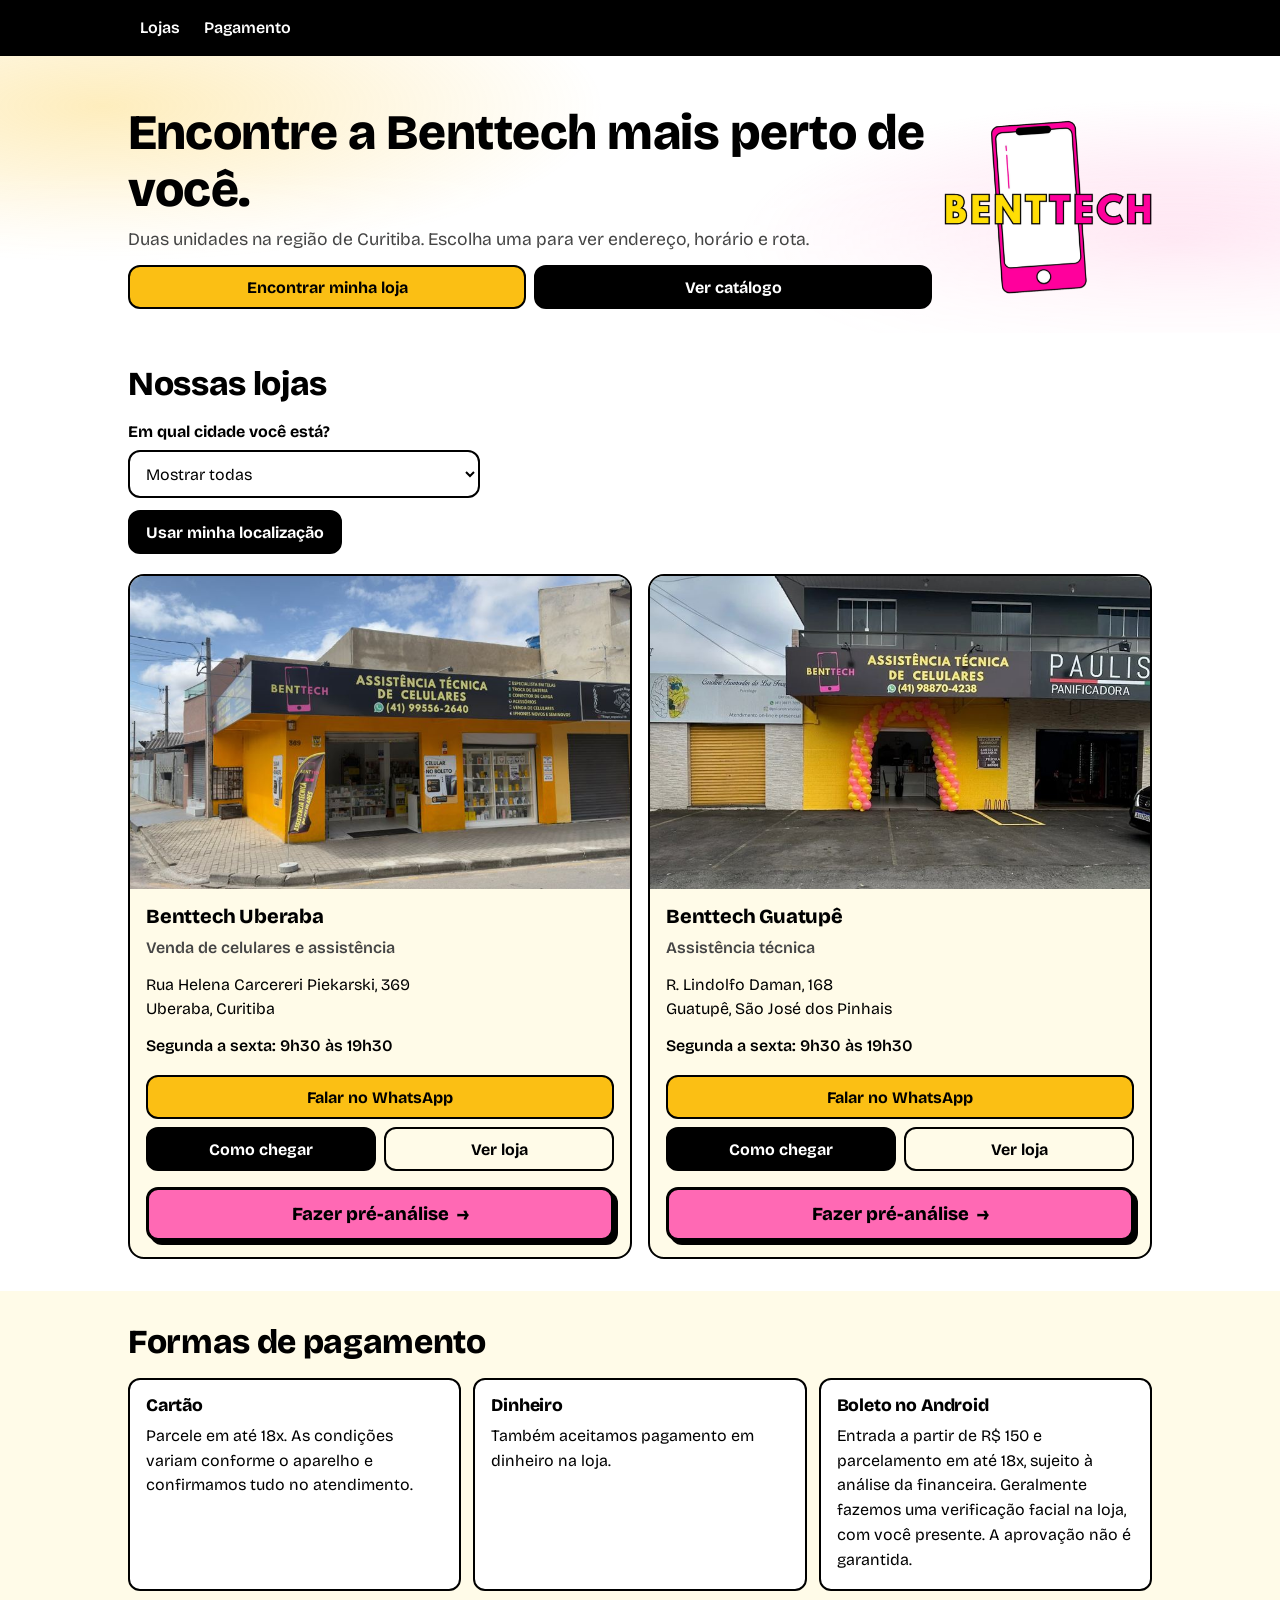
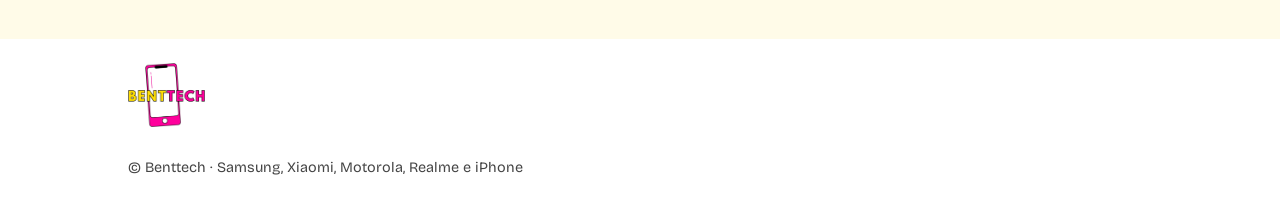
<file: index.html>
<!doctype html>
<html lang="pt-BR"><head>
<meta charset="utf-8">
<meta name="viewport" content="width=device-width, initial-scale=1, viewport-fit=cover">
<meta name="theme-color" content="#000000">
<link rel="icon" href="assets/icons/favicon.svg" type="image/svg+xml">
<link rel="icon" href="assets/icons/favicon.png" type="image/png" sizes="48x48">
<link rel="apple-touch-icon" href="assets/icons/apple-touch-icon.png">
<link rel="preconnect" href="https://fonts.googleapis.com"><link rel="preconnect" href="https://fonts.gstatic.com" crossorigin>
<link href="https://fonts.googleapis.com/css2?family=Bricolage+Grotesque:opsz,wght@12..96,400..800&display=swap" rel="stylesheet">
<link rel="stylesheet" href="css/base.css"><link rel="stylesheet" href="css/components.css"><link rel="stylesheet" href="css/motion.css">
<title>Benttech · Encontre a loja mais perto de você</title>
<meta name="description" content="Lojas Benttech em Curitiba (Uberaba) e São José dos Pinhais (Guatupê): celulares, assistência técnica e parcelamento em até 18x.">
<link rel="canonical" href="https://SEU-USUARIO.github.io/benttech/">
<meta property="og:type" content="website"><meta property="og:locale" content="pt_BR"><meta property="og:site_name" content="Benttech">
<meta property="og:title" content="Benttech · Celulares em até 18x e Assistência Técnica">
<meta property="og:description" content="Samsung, Xiaomi, Motorola, Realme e iPhone. Lojas em Curitiba e São José dos Pinhais.">
<meta property="og:url" content="https://SEU-USUARIO.github.io/benttech/">
<meta property="og:image" content="https://SEU-USUARIO.github.io/benttech/assets/images/capa.jpg"><meta property="og:image:width" content="1200"><meta property="og:image:height" content="630">
<meta name="twitter:card" content="summary_large_image"><meta name="twitter:image" content="https://SEU-USUARIO.github.io/benttech/assets/images/capa.jpg">
<script type="application/ld+json">{"@context": "https://schema.org", "@graph": [{"@type": "ElectronicsStore", "@id": "https://SEU-USUARIO.github.io/benttech/#loja-uberaba", "name": "Benttech Venda de Celulares e Assistência", "url": "https://SEU-USUARIO.github.io/benttech/", "image": "https://SEU-USUARIO.github.io/benttech/capa.jpg", "telephone": "+5541995562640", "address": {"@type": "PostalAddress", "streetAddress": "Rua Helena Carcereri Piekarski, 369", "addressLocality": "Curitiba", "addressRegion": "PR", "postalCode": "81590-571", "addressCountry": "BR"}, "openingHoursSpecification": [{"@type": "OpeningHoursSpecification", "dayOfWeek": ["Monday", "Tuesday", "Wednesday", "Thursday", "Friday"], "opens": "09:30", "closes": "19:30"}, {"@type": "OpeningHoursSpecification", "dayOfWeek": ["Saturday"], "opens": "09:30", "closes": "18:30"}], "sameAs": ["https://www.instagram.com/benttechcelulares_uberaba/"], "geo": {"@type": "GeoCoordinates", "latitude": -25.490651886742306, "longitude": -49.20049006256439}}, {"@type": "LocalBusiness", "@id": "https://SEU-USUARIO.github.io/benttech/#assistencia", "name": "Benttech Assistência Técnica", "url": "https://SEU-USUARIO.github.io/benttech/#assistencia", "image": "https://SEU-USUARIO.github.io/benttech/capa.jpg", "telephone": "+5541988704238", "address": {"@type": "PostalAddress", "streetAddress": "R. Lindolfo Daman, 168", "addressLocality": "São José dos Pinhais", "addressRegion": "PR", "postalCode": "83060-550", "addressCountry": "BR"}, "sameAs": ["https://www.instagram.com/benttech_assistencia/"], "geo": {"@type": "GeoCoordinates", "latitude": -25.48189551883715, "longitude": -49.14617273001989}, "openingHoursSpecification": [{"@type": "OpeningHoursSpecification", "dayOfWeek": ["Monday", "Tuesday", "Wednesday", "Thursday", "Friday"], "opens": "09:30", "closes": "19:30"}, {"@type": "OpeningHoursSpecification", "dayOfWeek": ["Saturday"], "opens": "09:30", "closes": "18:30"}]}]}</script>
</head><body>
<header class="topo"><div class="wrap"><nav aria-label="Seções"><a href="index.html#lojas">Lojas</a><a href="index.html#pagamento">Pagamento</a></nav></div></header>
<main>
<section class="hero"><div class="wrap hero-in"><img class="hero-logo" src="assets/images/logo.png" alt="" width="720" height="601"><div><h1>Encontre a Benttech mais perto de você.</h1><p>Duas unidades na região de Curitiba. Escolha uma para ver endereço, horário e rota.</p><div class="hero-acoes"><a class="btn pri" href="#lojas">Encontrar minha loja</a><a class="btn" href="https://www.catalogophonepro.online/loja/benttech-convencional" target="_blank" rel="noopener noreferrer">Ver catálogo</a></div></div></div></section>
<section id="lojas" class="secao" aria-labelledby="t-lojas"><div class="wrap"><h2 id="t-lojas">Nossas lojas</h2>
<div class="escolha" hidden><label for="regiao">Em qual cidade você está?</label><select id="regiao"><option value="">Mostrar todas</option></select><div id="loc" hidden><button class="btn" type="button" id="usar-loc">Usar minha localização</button></div><p id="msg" role="status"></p></div>
<div id="lista" class="lista" aria-live="polite"><noscript><p class="aviso">Ative o JavaScript para ver as lojas ou chame no WhatsApp: <a href="https://wa.me/5541995562640">(41) 99556-2640</a>.</p></noscript></div></div></section>
<section id="pagamento" class="secao alt" aria-labelledby="t-pg"><div class="wrap"><h2 id="t-pg">Formas de pagamento</h2>
<div class="pgto"><div><h3>Cartão</h3><p>Parcele em até 18x. As condições variam conforme o aparelho e confirmamos tudo no atendimento.</p></div><div><h3>Dinheiro</h3><p>Também aceitamos pagamento em dinheiro na loja.</p></div><div><h3>Boleto no Android</h3><p>Entrada a partir de R$ 150 e parcelamento em até 18x, sujeito à análise da financeira. Geralmente fazemos uma verificação facial na loja, com você presente. A aprovação não é garantida.</p></div></div></div></section>
</main>
<footer class="rodape"><div class="wrap"><img src="assets/images/logo.png" alt="Benttech" width="720" height="601"><br>© Benttech · Samsung, Xiaomi, Motorola, Realme e iPhone</div></footer>
<script src="data/stores.js"></script><script src="js/location.js"></script><script src="js/lead.js"></script><script src="js/main.js"></script><script src="js/motion.js"></script>
</body></html>
</file>
<file: css/base.css>
:root{--y:#fbbf14;--p:#ff69b4;--pd:#e44f9c;--bg:#fff;--ink:#000;--mut:#454545;--card:#fffbe8;--line:#000;--bb:#000;--bi:#fff;--f:"Bricolage Grotesque",system-ui,-apple-system,"Segoe UI",Roboto,sans-serif}
@media(prefers-color-scheme:dark){:root{--bg:#000;--ink:#fff;--mut:#d0d0d0;--card:#161616;--line:#fbbf14;--bb:#ff69b4;--bi:#000}}
*,*::before,*::after{box-sizing:border-box}
html{-webkit-text-size-adjust:100%;scroll-behavior:smooth;scroll-padding-top:4rem}
body{margin:0;font:400 1rem/1.55 var(--f);background:var(--bg);color:var(--ink)}
img{max-width:100%;display:block}a{color:inherit}
h1,h2,h3{line-height:1.15;margin:0 0 .5rem;font-weight:800;letter-spacing:-.01em}
h1{font-size:clamp(1.9rem,8vw,3.1rem)}h2{font-size:clamp(1.5rem,5.5vw,2.1rem)}h3{font-size:1.25rem}
p{margin:0 0 .75rem;max-width:62ch}address{font-style:normal;margin-bottom:.75rem}
.wrap{width:min(100% - 2rem,64rem);margin-inline:auto}
:focus-visible{outline:3px solid var(--pd);outline-offset:3px}
.topo{position:sticky;top:0;z-index:5;background:#000;color:#fff}
.topo .wrap{display:flex;align-items:center;justify-content:space-between;min-height:3.5rem;gap:1rem}
.logo{display:flex;align-items:center;gap:.5rem;text-decoration:none;font-weight:800;font-size:1.2rem;color:var(--y)}.logo b{color:var(--p)}
.topo nav{display:flex}.topo nav a{display:inline-flex;align-items:center;min-height:44px;padding:0 .75rem;text-decoration:none;font-weight:600;color:#fff}
.secao{padding:2rem 0}.alt{background:var(--card)}
.rodape{padding:1.5rem 0 2rem;font-size:.9rem;color:var(--mut)}
@media(prefers-reduced-motion:reduce){html{scroll-behavior:auto}}
</file>
<file: css/components.css>
.btn{display:inline-flex;align-items:center;justify-content:center;min-height:44px;padding:.5rem 1rem;border:2px solid var(--line);border-radius:12px;background:var(--bb);color:var(--bi);font:700 1rem var(--f);text-decoration:none;text-align:center;cursor:pointer}
.btn.pri{background:var(--y);color:#000}.btn.ghost{background:transparent;color:var(--ink)}.btn:disabled{opacity:.6;cursor:wait}
.hero{padding:1.75rem 0 1rem}.hero p{font-size:1.1rem;color:var(--mut)}
.escolha{margin:1rem 0 1.25rem}.escolha label{display:block;font-weight:700;margin-bottom:.35rem}
.escolha select{width:100%;max-width:22rem;min-height:48px;padding:0 .75rem;font:inherit;color:var(--ink);background:var(--bg);border:2px solid var(--line);border-radius:12px}
.escolha .btn{margin-top:.75rem}#msg{margin:.5rem 0 0;color:var(--mut)}
.lista{display:grid;gap:1rem}
.loja{border:2px solid var(--line);border-radius:16px;overflow:hidden;background:var(--card)}
.loja.destaque{border-color:var(--pd);box-shadow:0 0 0 3px var(--pd)}
.loja img,.pagina img{width:100%;aspect-ratio:16/10;object-fit:cover}
.corpo{padding:1rem}.corpo h3 a{text-decoration:none}.corpo h3 a:hover{text-decoration:underline}
.tipo{font-weight:600;color:var(--mut)}.hora{font-weight:600}
.selo{display:inline-block;margin:0 0 .5rem;padding:.2rem .6rem;border-radius:99px;background:var(--pd);color:#000;font-weight:700;font-size:.9rem}
.acoes{display:grid;gap:.5rem;margin:1rem 0}.aviso{padding:1rem;border:2px solid var(--pd);border-radius:12px}
.pgto{display:grid;gap:.75rem;margin:1rem 0}.pgto div{padding:1rem;border:2px solid var(--line);border-radius:12px;background:var(--bg)}
.pgto h3{font-size:1.1rem}.pgto p{margin:0}
.pagina{padding:1.5rem 0 6rem;max-width:40rem}.pagina h2{margin-top:1.5rem}.pagina img{border-radius:16px;margin-top:1rem}
.pagina dl{margin:0 0 1rem}.pagina dl div{display:flex;justify-content:space-between;gap:1rem;padding:.5rem 0;border-bottom:1px solid var(--line)}
.pagina dt{font-weight:700}.pagina dd{margin:0;text-align:right}
.voltar{display:inline-flex;align-items:center;min-height:44px}
.barra{position:fixed;inset:auto 0 0;z-index:6;padding:.5rem 1rem calc(.5rem + env(safe-area-inset-bottom));background:var(--bg);border-top:2px solid var(--line)}.barra .btn{width:100%}
@media(min-width:48rem){.lista{grid-template-columns:1fr 1fr}.pgto{grid-template-columns:repeat(3,1fr)}.acoes{grid-template-columns:1fr 1fr}.acoes .pri{grid-column:1/-1}.barra{display:none}.pagina{padding-bottom:3rem}.hero{padding:3rem 0 1.5rem}}
.topo .wrap{min-height:3.75rem}.logo img{height:3rem;width:auto}
.hero-in{display:grid;gap:.75rem;justify-items:start}.hero-logo{width:min(40vw,8.5rem);height:auto}
.rodape img{height:4rem;width:auto;margin-bottom:.5rem}
.btn.rosa{background:var(--p);color:#000}.btn.lead{width:100%}
dialog{padding:0;border:2px solid var(--line);border-radius:16px;width:min(26rem,calc(100% - 2rem));background:var(--bg);color:var(--ink)}
dialog::backdrop{background:rgba(0,0,0,.65)}dialog form{padding:1.25rem}
dialog label{display:block;font-weight:700;margin:.9rem 0 .3rem}
dialog input{width:100%;min-height:48px;padding:0 .75rem;font:inherit;color:var(--ink);background:var(--bg);border:2px solid var(--line);border-radius:12px}
.nota{font-size:.9rem;color:var(--mut);margin-top:.9rem}.erro{color:#b00020;font-weight:700;min-height:1.4em;margin:.6rem 0 0}
.dlg-acoes{display:grid;gap:.5rem;margin-top:.75rem}
@media(prefers-color-scheme:dark){.erro{color:#ff8a9b}}
@media(min-width:48rem){.hero-in{grid-template-columns:1fr auto;align-items:center}.hero-logo{order:2;width:13rem}}
.topo .wrap{min-height:3.5rem;justify-content:flex-start}
.hero-acoes{display:flex;flex-wrap:wrap;gap:.5rem}.hero-acoes .btn{flex:1 1 11rem}
.btn.rosa{min-height:54px;font-size:1.15rem;font-weight:800;border-width:3px;box-shadow:4px 4px 0 var(--line)}
.btn.rosa::after{content:"\2192";margin-left:.5rem}
.btn.rosa:active{transform:translate(2px,2px);box-shadow:2px 2px 0 var(--line)}
</file>
<file: css/motion.css>
/* Movimento: só transform/opacity, gatilhos curtos, nada essencial depende disto */
@keyframes sobe{from{opacity:0;transform:translateY(14px)}}
@keyframes entra{from{opacity:0;transform:scale(.88) rotate(-5deg)}}
@keyframes modal{from{opacity:0;transform:translateY(14px) scale(.96)}}
@keyframes esmaece{from{opacity:0}}
@keyframes subir{from{transform:translateY(100%)}}
@keyframes deriva{to{transform:translate3d(4%,6%,0) scale(1.08)}}
/* entrada da página inicial (CSS puro: se falhar, o conteúdo continua visível) */
.hero{position:relative;isolation:isolate;overflow:hidden}
.hero::before{content:"";position:absolute;inset:-30% -20%;z-index:-1;background:radial-gradient(40% 50% at 20% 30%,rgba(251,191,20,.28),transparent 70%),radial-gradient(35% 45% at 80% 60%,rgba(255,105,180,.22),transparent 70%);animation:deriva 22s ease-in-out infinite alternate;-webkit-mask-image:linear-gradient(#000 45%,transparent 92%);mask-image:linear-gradient(#000 45%,transparent 92%)}
.hero-logo{animation:entra .55s cubic-bezier(.2,.7,.2,1) both}
.hero h1{animation:sobe .45s cubic-bezier(.2,.7,.2,1) .05s both}
.hero p{animation:sobe .45s cubic-bezier(.2,.7,.2,1) .12s both}
.hero-acoes{animation:sobe .45s cubic-bezier(.2,.7,.2,1) .2s both}
.pagina>*{animation:sobe .45s cubic-bezier(.2,.7,.2,1) both}
.pagina>:nth-child(2){animation-delay:.05s}.pagina>:nth-child(3){animation-delay:.1s}.pagina>:nth-child(n+4){animation-delay:.15s}
.barra:not([hidden]){animation:subir .4s cubic-bezier(.2,.7,.2,1) .2s both}
/* revelação na rolagem (classes aplicadas por js/motion.js) */
.anim .rv{opacity:0;transform:translateY(18px);transition:opacity .5s ease var(--d,0ms),transform .5s cubic-bezier(.2,.7,.2,1) var(--d,0ms)}
.anim .rv.in{opacity:1;transform:none}
/* cabeçalho */
.topo{transition:box-shadow .25s ease}
.topo::after{content:"";position:absolute;left:0;right:0;bottom:0;height:3px;background:linear-gradient(90deg,var(--y),var(--p));transform:scaleX(0);transform-origin:left;transition:transform .4s ease}
.topo.rolou{box-shadow:0 4px 18px rgba(0,0,0,.35)}.topo.rolou::after{transform:scaleX(1)}
.topo nav a{transition:color .18s ease}
/* botões */
.btn{position:relative;overflow:hidden;transition:transform .18s ease,box-shadow .18s ease,background-color .18s ease}
.btn::before{content:"";position:absolute;inset:0;background:linear-gradient(105deg,transparent 35%,rgba(255,255,255,.45) 50%,transparent 65%);transform:translateX(-120%);pointer-events:none}
.btn:disabled::before{display:none}
.btn.rosa::after{display:inline-block;transition:transform .18s ease}
.btn:active{transform:scale(.97)}
/* cards e fotos */
.loja{transition:transform .25s ease,box-shadow .25s ease}
.loja img{transition:transform .5s ease}
/* formulários e pop-up */
dialog input,.escolha select{transition:border-color .18s ease,box-shadow .18s ease}
dialog input:focus,.escolha select:focus{border-color:var(--pd);box-shadow:0 0 0 3px rgba(228,79,156,.35);outline:2px solid transparent}
dialog[open]{animation:modal .28s cubic-bezier(.2,.8,.2,1)}
dialog[open]::backdrop{animation:esmaece .28s ease}
.erro:not(:empty){animation:sobe .25s ease}
/* hover só onde existe cursor */
@media(hover:hover){
.topo nav a:hover{color:var(--y)}
.btn:hover{transform:translateY(-2px)}
.btn:hover::before{transform:translateX(120%);transition:transform .6s ease}
.btn.rosa:hover{box-shadow:6px 6px 0 var(--line)}.btn.rosa:hover::after{transform:translateX(5px)}
.loja:hover{transform:translateY(-4px);box-shadow:0 10px 24px rgba(0,0,0,.18)}
.loja.destaque:hover{box-shadow:0 0 0 3px var(--pd),0 10px 24px rgba(0,0,0,.18)}
.loja:hover img{transform:scale(1.05)}}
.btn.rosa:active{transform:translate(2px,2px)}
@media(prefers-color-scheme:dark){.hero::before{opacity:.6}@media(hover:hover){.loja:hover{box-shadow:0 10px 24px rgba(255,105,180,.2)}.loja.destaque:hover{box-shadow:0 0 0 3px var(--pd),0 10px 24px rgba(255,105,180,.2)}}}
.leve .hero::before{animation:none}
@media(prefers-reduced-motion:reduce){*,*::before,*::after{animation:none!important;transition:none!important}.hero::before{display:none}}
</file>
